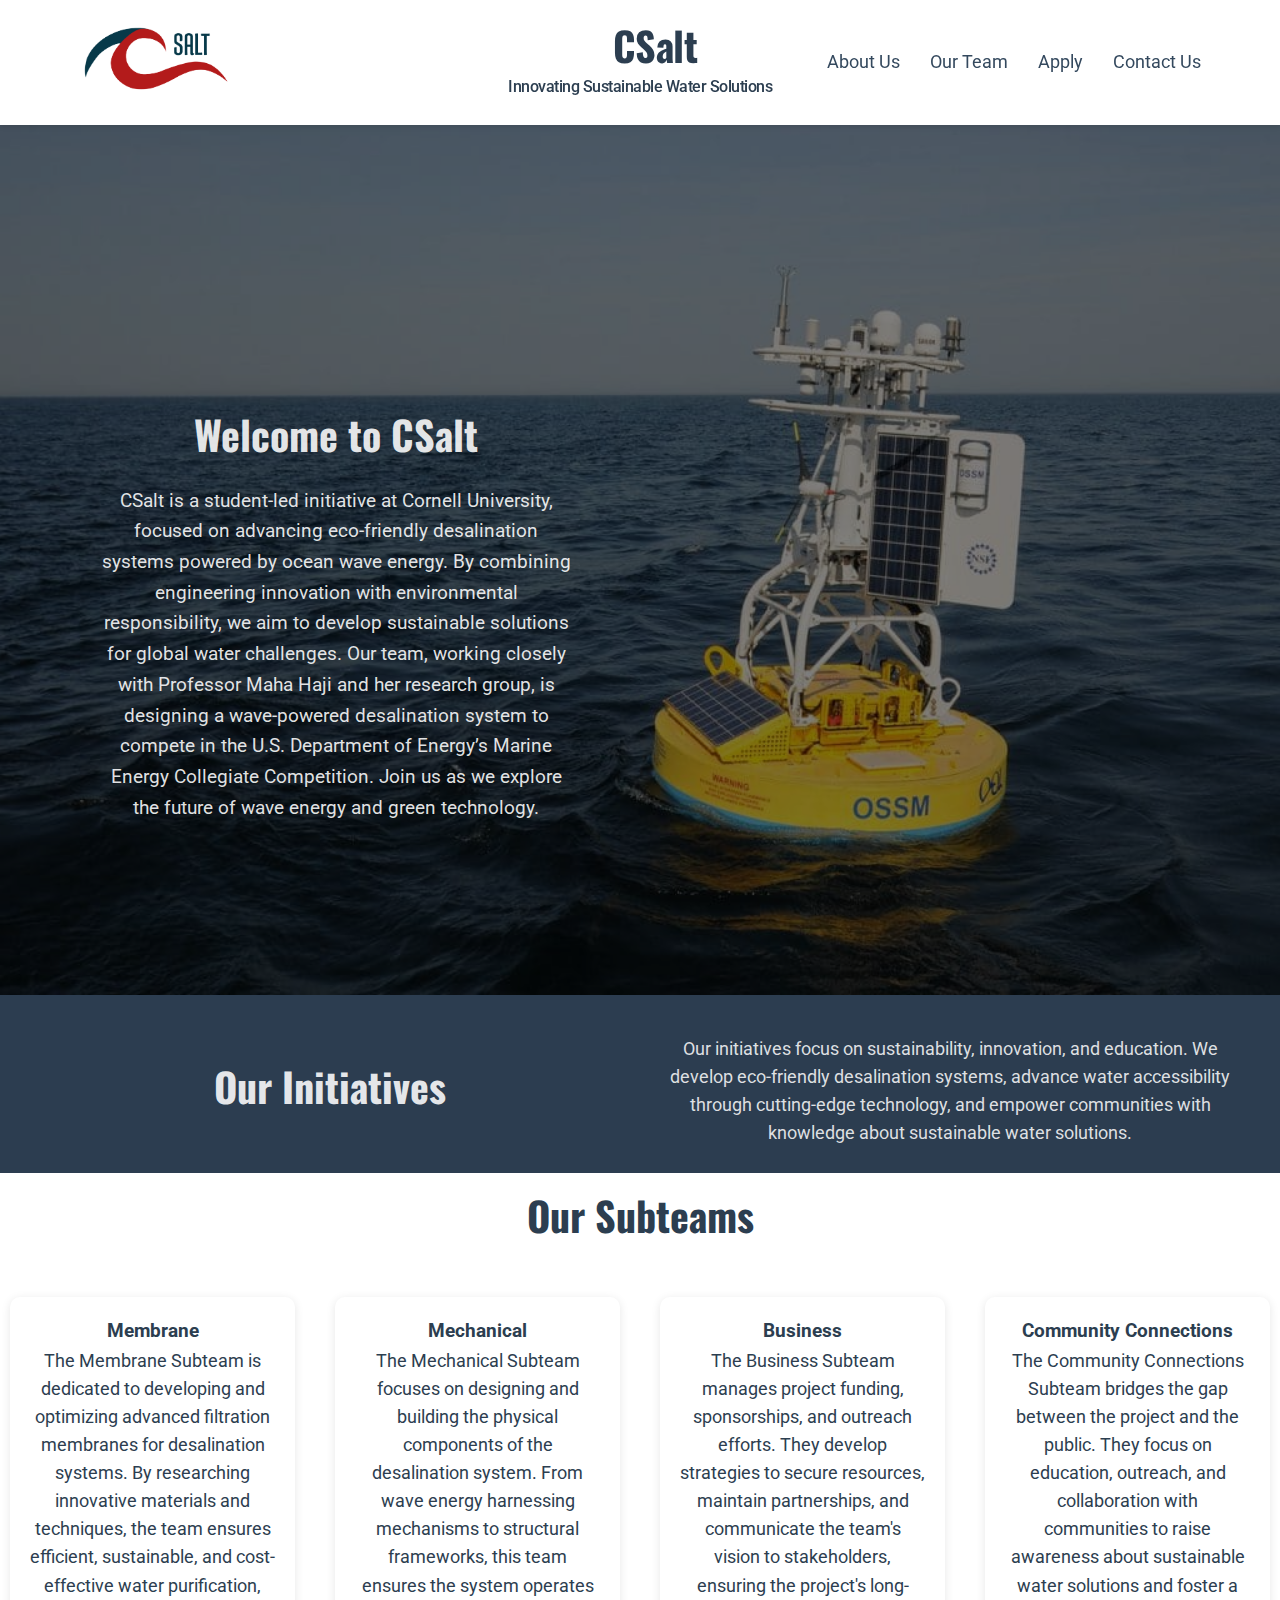
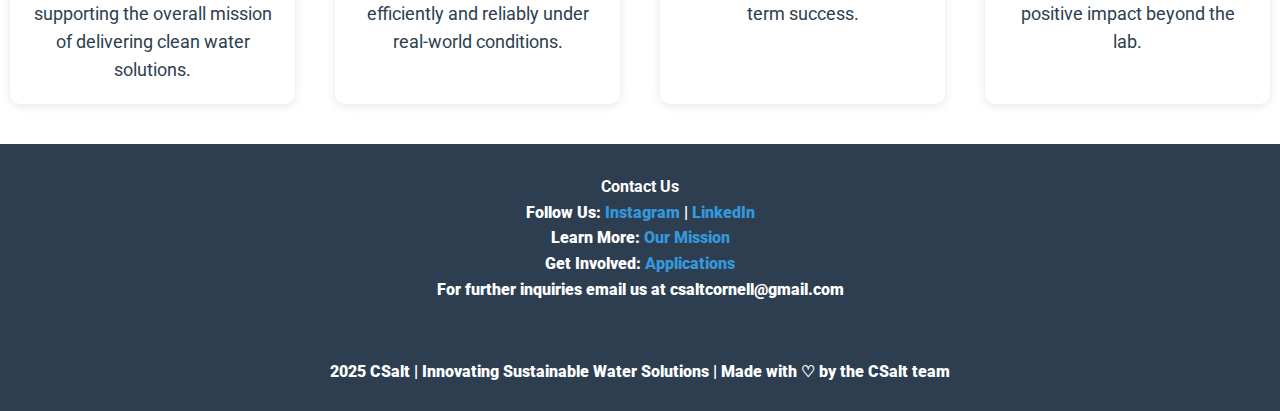
<file: index.html>
<!DOCTYPE html>
<html lang="en">
  <head>
    <meta charset="UTF-8" />
    <meta name="viewport" content="width=device-width, initial-scale=1.0" />
    <title>CSalt - Innovating Sustainable Water Solutions</title>
    <link rel="stylesheet" href="styles.css" />
  </head>

  <body>
    <header class="navbar header">
      <a href="index.html">
        <img src="images/csalt-logo.png" alt="CSalt Logo" />
      </a>
      <a href="index.html" class="navbar-title">CSalt</a>
      <span class="navbar-subtext">Innovating Sustainable Water Solutions</span>
      <nav>
        <a href="about.html">About Us</a>
        <a href="team.html">Our Team</a>

        <a href="apply.html">Apply</a>
        <a href="#contactSection">Contact Us</a>
      </nav>
    </header>

    <div class="main-content">
      <section class="section">
        <section class="section welcome-section">
          <div class="overlay"></div>
          <div class="content">
              <h2 class="section-title">Welcome to CSalt</h2>
              <p>
                  CSalt is a student-led initiative at Cornell University, focused on
                  advancing eco-friendly desalination systems powered by ocean wave
                  energy. By combining engineering innovation with environmental
                  responsibility, we aim to develop sustainable solutions for global
                  water challenges. Our team, working closely with Professor Maha Haji
                  and her research group, is designing a wave-powered desalination
                  system to compete in the U.S. Department of Energy’s Marine Energy
                  Collegiate Competition. Join us as we explore the future of wave
                  energy and green technology.
              </p>
          </div>
      </section>

      <section class="section initiatives-section unique-initiatives">
        <div class="initiatives-container">
            <div class="initiatives-header">
                <h2 class="section-title">Our Initiatives</h2>
            </div>
            <div class="initiatives-text">
                <p>
                    Our initiatives focus on sustainability, innovation, and education. We develop eco-friendly desalination systems, advance water accessibility through cutting-edge technology, and empower communities with knowledge about sustainable water solutions.
                </p>
            </div>
        </div>
    </section>
        <!-- Subteams Section -->
        <section class="subteams-section">
          <h2 class="section-title">Our Subteams</h2>
          <div class="subteams-container">
            <div class="subteam">
              <h3>Membrane</h3>
              <p>
                The Membrane Subteam is dedicated to developing and optimizing advanced filtration membranes for desalination systems. By researching innovative materials and techniques, the team ensures efficient, sustainable, and cost-effective water purification, supporting the overall mission of delivering clean water solutions.







              </p>
            </div>
            <div class="subteam">
              <h3>Mechanical</h3>
              <p>
                The Mechanical Subteam focuses on designing and building the physical components of the desalination system. From wave energy harnessing mechanisms to structural frameworks, this team ensures the system operates efficiently and reliably under real-world conditions.

              </p>
            </div>
            <div class="subteam">
              <h3>Business</h3>
              <p>
                The Business Subteam manages project funding, sponsorships, and outreach efforts. They develop strategies to secure resources, maintain partnerships, and communicate the team's vision to stakeholders, ensuring the project's long-term success.

              </p>
            </div>
            <div class="subteam">
              <h3>Community Connections</h3>
              <p>
                The Community Connections Subteam bridges the gap between the project and the public. They focus on education, outreach, and collaboration with communities to raise awareness about sustainable water solutions and foster a positive impact beyond the lab.







              </p>
            </div>
          </div>
        </section>
      </section>

     <!-- Contact Section -->
     <section class="contact">
      <div><strong>Contact Us<strong></div>
      <div>
        Follow Us:
        <a
          href="https://www.instagram.com/cornellcsalt?utm_source=ig_web_button_share_sheet&igsh=ZDNlZDc0MzIxNw==" 
          >Instagram</a
        >
        |
        <a href="https://www.linkedin.com/company/csaltcornell/">LinkedIn</a>
      </div>
      <div>Learn More: <a href="about.html">Our Mission</a></div>
      <div>Get Involved: <a href="apply.html">Applications</a></div>
      <div>For further inquiries email us at csaltcornell@gmail.com</div>

    </section>

    <footer class="footer" id="contactSection">
      <p>
        2025 CSalt | Innovating Sustainable Water Solutions | Made with ♡
        by the CSalt team
  
      </p>
    </footer>
    <script src="scripts.js"></script>

  </body>
</html>
</file>
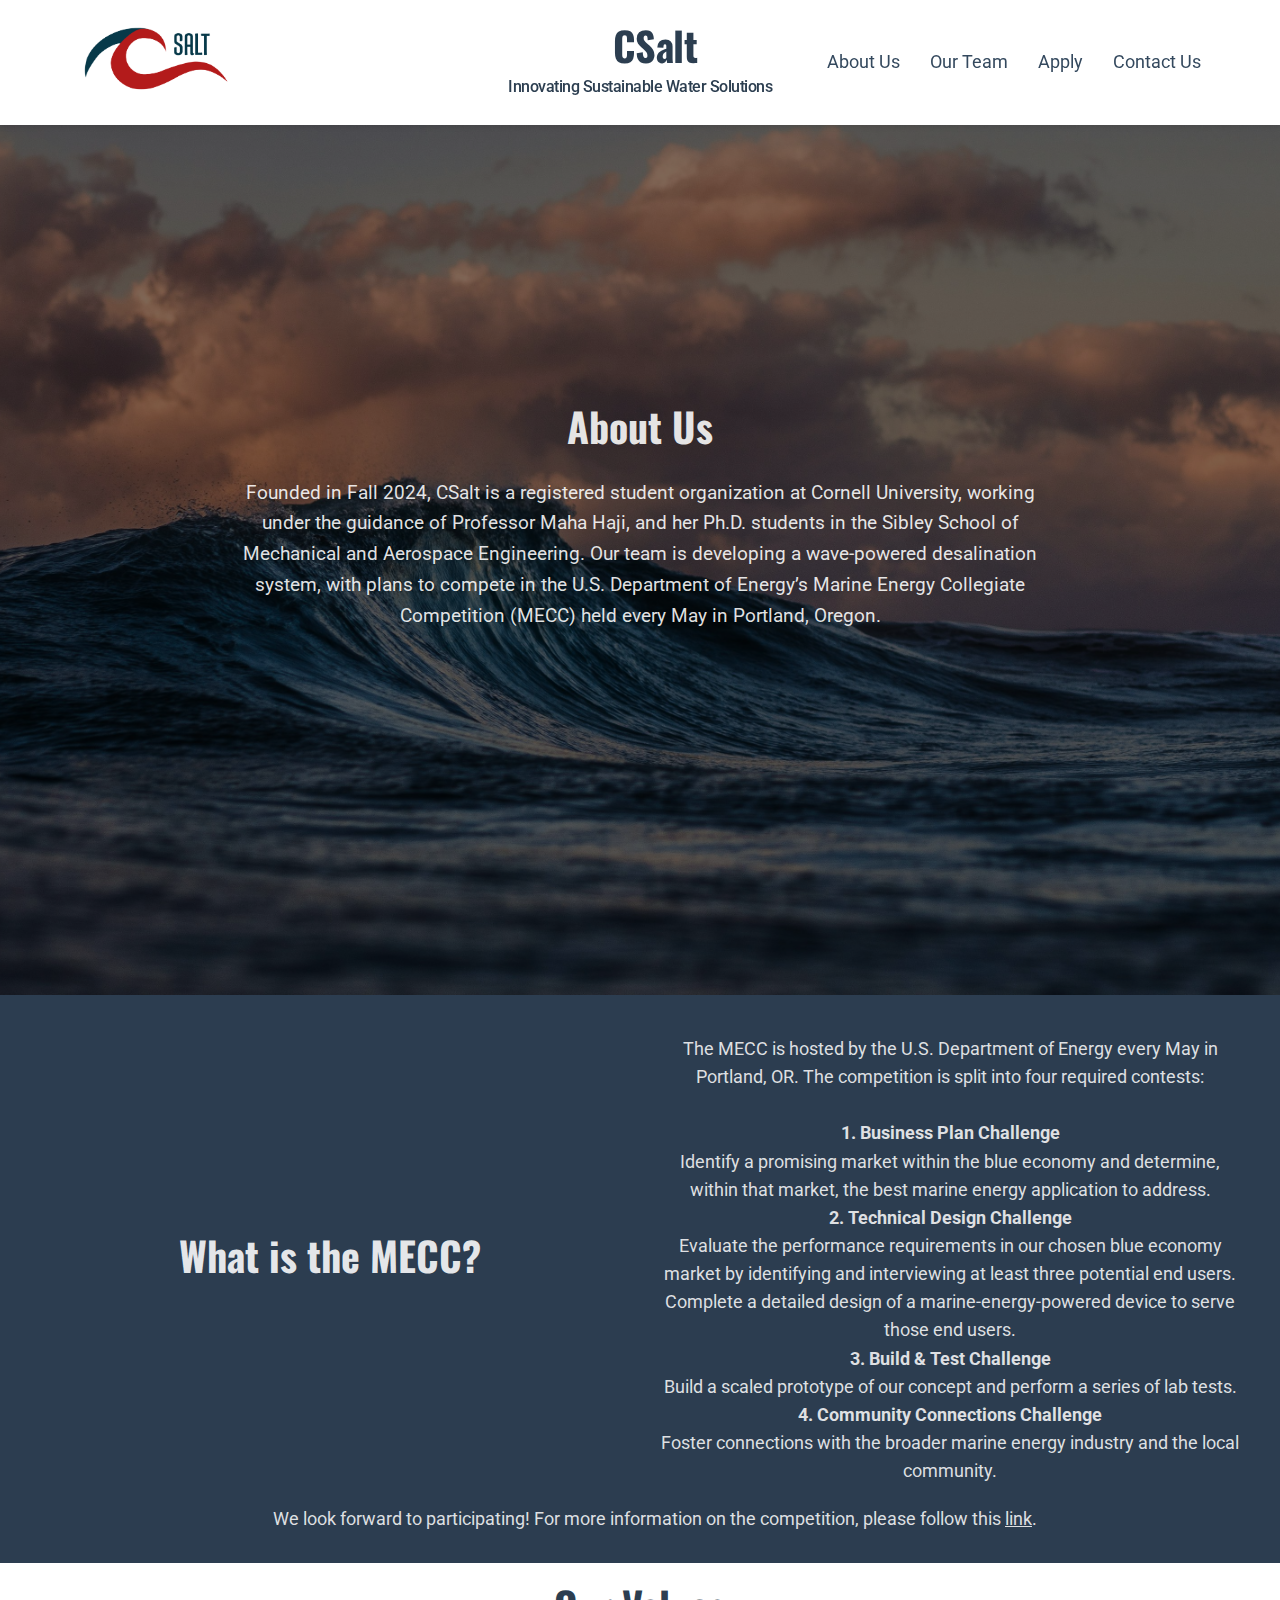
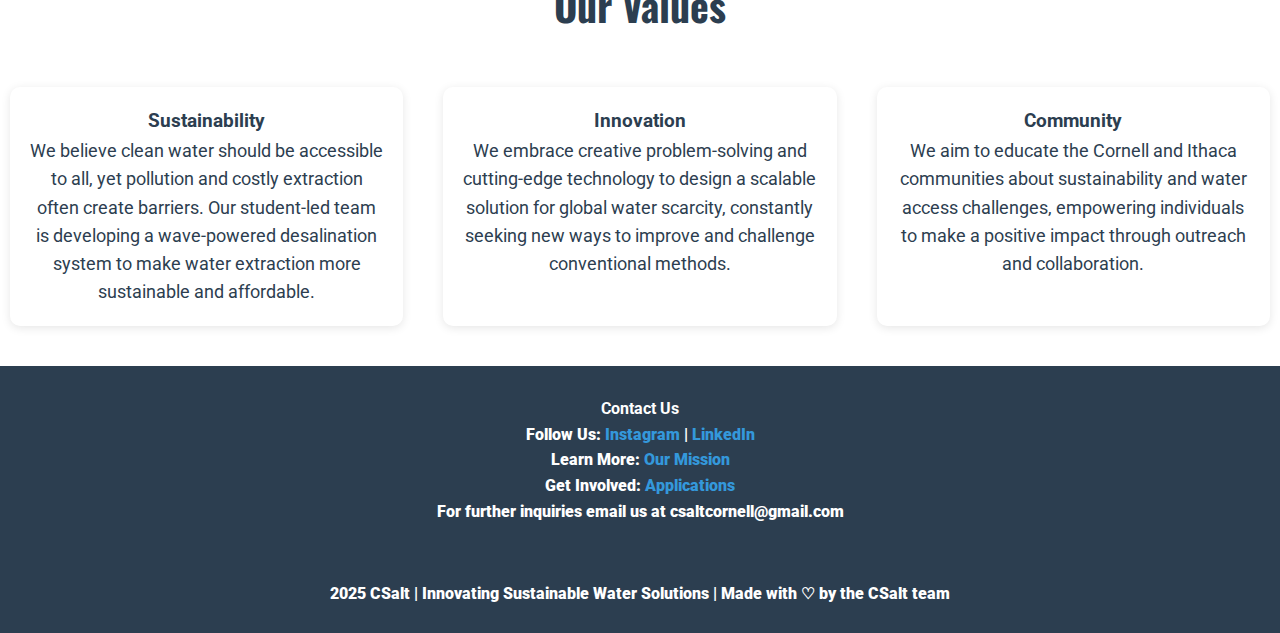
<file: about.html>
<!DOCTYPE html>
<html lang="en">
  <head>
    <meta charset="UTF-8" />
    <meta name="viewport" content="width=device-width, initial-scale=1.0" />
    <title>About Us - CSalt</title>
    <link rel="stylesheet" href="styles.css" />
  </head>
  <body>
    <header class="navbar header">
      <a href="index.html">
        <img src="images/csalt-logo.png" alt="CSalt Logo" />
      </a>
      <a href="index.html" class="navbar-title">CSalt</a>
      <span class="navbar-subtext">Innovating Sustainable Water Solutions</span>
      <nav>
        <a href="about.html">About Us</a>
        <a href="team.html">Our Team</a>

        <a href="apply.html">Apply</a>
        <a href="#contactSection">Contact Us</a>
      </nav>
    </header>

    <div class="main-content">
      <section class="section">
        <section class="section welcome-section chicken">
          <div class="overlay"></div>
          <div class="content about-content">
              <h2 class="section-title">About Us</h2>
              <p>
                Founded in Fall 2024, CSalt is a registered student organization at Cornell University, working under the guidance of Professor Maha Haji, and her Ph.D. students in the Sibley School of Mechanical and Aerospace Engineering. Our team is developing a wave-powered desalination system, with plans to compete in the U.S. Department of Energy’s Marine Energy Collegiate Competition (MECC) held every May in Portland, Oregon.

              </p>
          </div>
      </section>

   
      <section class="section initiatives-section unique-initiatives">
        <div class="initiatives-container">
            <div class="initiatives-header">
                <h2 class="section-title">What is the MECC?                </h2>
            </div>
            <div class="initiatives-text">
              
                <p>
                  The MECC is hosted by the U.S. Department of Energy every May in Portland, OR.
                  The competition is split into four required contests: <br>
                  <br>
                   <strong>1. Business Plan Challenge</strong> <br>Identify a promising market within the blue economy and determine, within that market, the best marine energy application to address. <br>
                   <strong>2. Technical Design Challenge</strong> <br>Evaluate the performance requirements in our chosen blue economy market by identifying and interviewing at least three potential end users. Complete a detailed design of a marine-energy-powered device to serve those end users. <br>
                   <strong>3. Build & Test Challenge</strong> <br>Build a scaled prototype of our concept and perform a series of lab tests. <br>
                   <strong>4. Community Connections Challenge</strong> <br>Foster connections with the broader marine energy industry and the local community. <br>
                
                </p>
            </div>
    

        </div>
        <div class="fart-text">

          <p1>We look forward to participating! For more information on the competition, please follow this  <a
            href="https://americanmadechallenges.org/challenges/marine-energy-collegiate-competition" style="color: #ffffffd7"
            >link</a
          >.</p1>
          </div>
    </section>


      <section class="subteams-section">
        <h2 class="section-title">Our Values</h2>
        <div class="subteams-container">
          <div class="subteam">
            <h3>Sustainability</h3>
            <p>
              We believe clean water should be accessible to all, yet pollution and costly extraction often create barriers. Our student-led team is developing a wave-powered desalination system to make water extraction more sustainable and affordable.

            </p>
          </div>
          <div class="subteam">
            <h3>Innovation</h3>
            <p>
              We embrace creative problem-solving and cutting-edge technology to design a scalable solution for global water scarcity, constantly seeking new ways to improve and challenge conventional methods.
            </p>
          </div>
          <div class="subteam">
            <h3>Community</h3>
            <p>
              We aim to educate the Cornell and Ithaca communities about sustainability and water access challenges, empowering individuals to make a positive impact through outreach and collaboration.

            </p>
          </div>
        </div>
      </section>
    </section>
    </div>

    <!-- Contact Section -->
    <section class="contact">
      <div><strong>Contact Us<strong></div>
      <div>
        Follow Us:
        <a
          href="https://www.instagram.com/cornellcsalt?utm_source=ig_web_button_share_sheet&igsh=ZDNlZDc0MzIxNw=="
          >Instagram</a
        >
        |
        <a href="https://www.linkedin.com/company/csaltcornell/">LinkedIn</a>
      </div>
      <div>Learn More: <a href="about.html">Our Mission</a></div>
      <div>Get Involved: <a href="apply.html">Applications</a></div>
      <div>For further inquiries email us at csaltcornell@gmail.com</div>

    </section>

    <footer class="footer" id="contactSection">
      <p>
        2025 CSalt | Innovating Sustainable Water Solutions | Made with ♡
        by the CSalt team  
      </p>
    </footer>
    <script src="scripts.js"></script>

  </body>
</html>
</file>
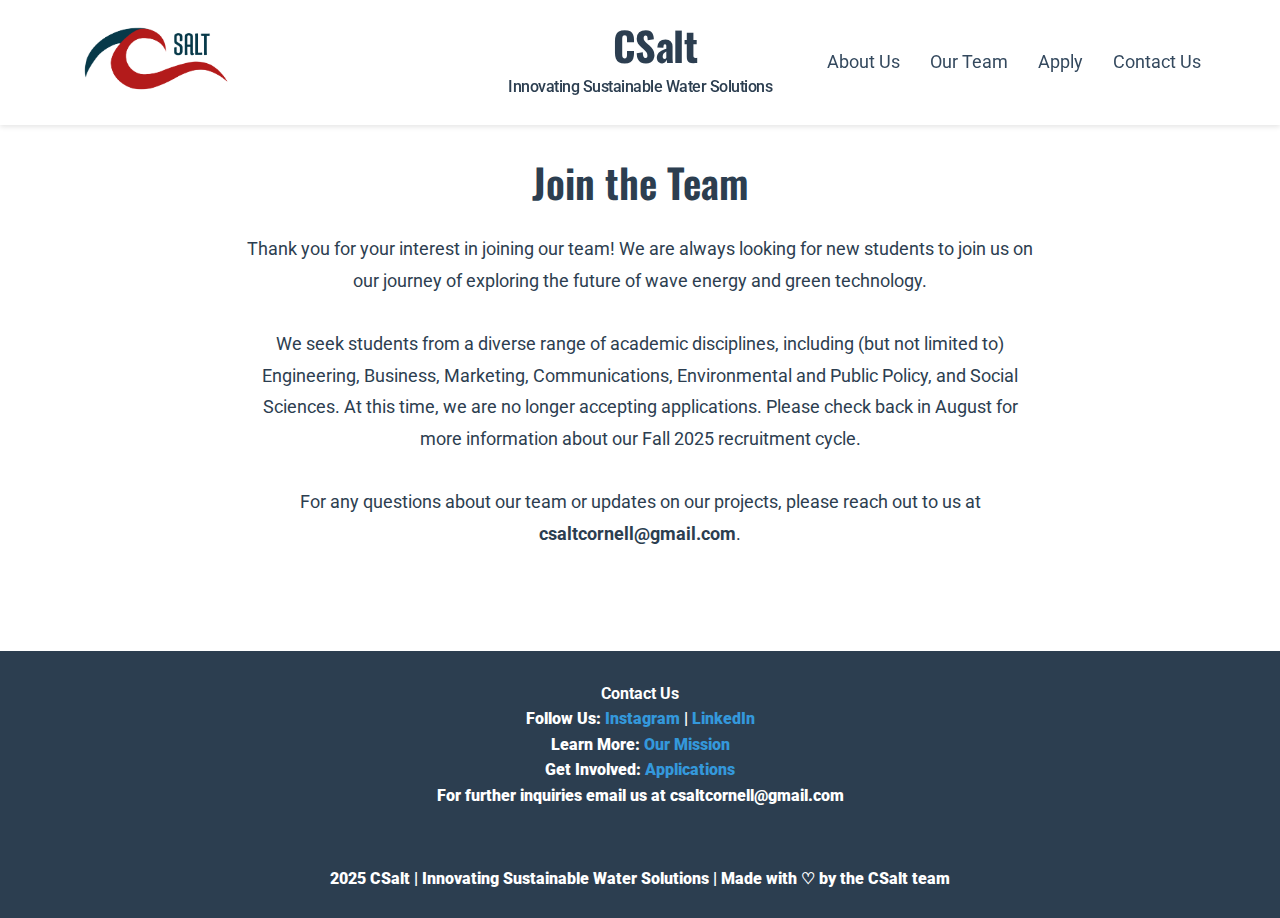
<file: apply.html>
<!DOCTYPE html>
<html lang="en">
  <head>
    <meta charset="UTF-8" />
    <meta name="viewport" content="width=device-width, initial-scale=1.0" />
    <title>Our Team - CSalt</title>
    <link rel="stylesheet" href="styles.css" />
  </head>
  <body>
  
    <header class="navbar header">
      <a href="index.html">
        <img src="images/csalt-logo.png" alt="CSalt Logo" />
      </a>
      <a href="index.html" class="navbar-title">CSalt</a>
      <span class="navbar-subtext">Innovating Sustainable Water Solutions</span>
      <nav>
        <a href="about.html">About Us</a>
        <a href="team.html">Our Team</a>

        <a href="apply.html">Apply</a>
        <a href="#contactSection">Contact Us</a>
      </nav>
    </header>


    <section class="section apply-section">
      <div class="content">
        <h2 class="section-title">Join the Team</h2>
        <p>
          Thank you for your interest in joining our team! We are always looking 
          for new students to join us on our journey of exploring the future of 
          wave energy and green technology.
    
          <br><br>
          We seek students from a diverse range of academic disciplines, including 
          (but not limited to) Engineering, Business, Marketing, Communications, 
          Environmental and Public Policy, and Social Sciences. At this time, we are no longer accepting applications. Please check back in August for more information about our Fall 2025 recruitment cycle.
<!--     
        <h4>Application Timeline</h4>
        <div class="timeline-container">
          <img src="images/timeline.PNG" alt="Application Timeline" />
        </div> -->


          <br><br>
          For any questions about our team or updates on our projects, please 
          reach out to us at <strong>csaltcornell@gmail.com</strong>.
        </p>
      </div>
    </section>


 <!-- Contact Section -->
 <section class="contact">
    <div><strong>Contact Us<strong></div>
    <div>
      Follow Us:
      <a
        href="https://www.instagram.com/cornellcsalt?utm_source=ig_web_button_share_sheet&igsh=ZDNlZDc0MzIxNw=="
        >Instagram</a
      >
      |
      <a href="https://www.linkedin.com/company/csaltcornell/">LinkedIn</a>
    </div>
    <div>Learn More: <a href="about.html">Our Mission</a></div>
    <div>Get Involved: <a href="apply.html">Applications</a></div>
    <div>For further inquiries email us at csaltcornell@gmail.com</div>

  </section>

  <footer class="footer" id="contactSection">
    <p>
      2025 CSalt | Innovating Sustainable Water Solutions | Made with ♡
      by the CSalt team
    </p>
  </footer>
  <script src="scripts.js"></script>

</body>
</html>
</file>
<file: styles.css>
@import url('https://fonts.googleapis.com/css2?family=Oswald:wght@400;700&family=Roboto:wght@400;500&display=swap');


:root {
    --primary-color: #2C3E50;
    --secondary-color: #ffffff;
    --accent-color: #3498DB;
    --text-primary: #2C3E50;
    --text-secondary: #34495E;
    --white: #FFFFFF;
    --background-wave: #ffffff;
}

.initiatives-section .section-title {
    color: #ffffffe3 !important;
}



* {
    box-sizing: border-box;
    margin: 0;
    padding: 0;
}

body,
html {
    font-family: 'Roboto', sans-serif;
    line-height: 1.6;
    background-color: var(--secondary-color);
    color: var(--text-primary);
    scroll-behavior: smooth;
}

.main-content p {
    font-family: 'Roboto', sans-serif;
    color: #ffffffda;
    line-height: 1.8;
    font-size: 1.1rem;
    max-width: 800px;
    margin: 0 auto;
}

.footer p {
    font-family: 'Roboto', sans-serif;
    color: var(--white);
    line-height: normal;
    font-size: 1rem;
    max-width: none;
    margin: 0;
}

.navbar {
    background-color: var(--white);
    box-shadow: 0 2px 10px rgba(0, 0, 0, 0.05);
    padding: 20px 5%;
    position: fixed;
    width: 100%;
    top: 0;
    z-index: 1000;
    height: 125px;
    display: flex;
    justify-content: space-between;
    align-items: center;
    transition: all 0.7s ease;
}

.header {
    position: fixed; 
    top: 0;
    width: 100%;
    z-index: 1000;
    background-color: white; 
    box-shadow: 0 2px 5px rgba(0, 0, 0, 0.1); 
    transition: top 0.7s ease; 
}

.navbar img {
    height: 80px;
}

.navbar .navbar-title {
    font-family: 'Oswald', sans-serif;
    font-size: 2.5rem;
    color: var(--primary-color);
    font-weight: 700;
    letter-spacing: -0.5px;
    position: absolute;
    left: 50%;
    top: 10%;
    transform: translateX(-50%);
}

.navbar .navbar-subtext {
    font-family: 'Roboto', sans-serif;
    font-size: 1rem;
    color: var(--primary-color);
    font-weight: 500;
    letter-spacing: -0.5px;
    position: absolute;
    left: 50%;
    bottom: 20%;
    transform: translateX(-50%);
}

.navbar nav {
    display: flex;
    align-items: center;
}

.navbar a {
    color: var(--text-secondary);
    margin: 0 15px;
    text-decoration: none;
    font-size: 1.1rem;
    font-weight: 400;
    transition: color 0.3s ease;
}

.navbar a:hover {
    color: var(--accent-color);
}

.main-content {
    padding-top: 55px;
}
.welcome-section {
    position: relative;
    background-image: url('images/buoy.jpg'); 
    background-size: cover; 
    background-position: center -130px; 
    background-repeat: no-repeat;
    height: 100vh; 
    display: flex;
    align-items: center;
    padding: 0 50px;
    color: white; 
    overflow: hidden;
}

.chicken {
    display: flex;              
  align-items: center;       
  justify-content: center;    
  height: 100vh;              
  padding: 0 50px;
  position: relative;
  background-image: url('images/calmwave.jpg');
  background-size: cover;
  background-position: center -130px;
  background-repeat: no-repeat;
  color: white;
  overflow: hidden;
}

.welcome-section .overlay {
    position: absolute;
    top: 0;
    left: 0;
    width: 100%;
    height: 100%;
    background-color: rgba(0, 0, 0, 0.5); 
    z-index: 1;
}

.welcome-section .content {
    position: relative;
    z-index: 2; 
    max-width: 40%; 
    text-align: center; 
    margin-left: 50px; 
}


.welcome-section .about-content {
    position: relative;
    z-index: 2; 
    max-width: 90%; 
    text-align: center; 
    top: -100px;
    margin-left: 0px; 

}

.welcome-section .section-title {
    font-size: 2.5rem;
    margin-bottom: 20px;
    font-weight: bold;
    color: rgba(255, 255, 255, 0.874); 
}

.welcome-section p {
    font-size: 1.2rem;
    line-height: 1.6;
    color: rgba(255, 255, 255, 0.874); 
}
.welcome-section h2 {
    margin-top: 100px; 
    margin-bottom: 0px;
}

.section,
.welcome-section {
    text-align: center;
    border-radius: 0;
    box-shadow: 0 4px 15px rgb(255, 255, 255);
}




.initiatives-section {
    background-color:#2c3d50; 
    color: white;
    padding: 40px 20px;
}

.initiatives-container {
    display: flex;
    align-items: center; 
    justify-content: space-between; 
    max-width: 1200px; 
    margin: 0 auto; 
}
.poopy-butt {
    display: flex;
    align-items: center; 
    justify-content: space-between; 
    max-width: 1200px; 
    margin: 0 auto; 
}

.initiatives-header {
    flex: 1; 
    text-align: left;
    padding-right: 20px; 
}

.initiatives-header .section-title {
    font-size: 2.5rem;
    font-weight: bold;
    margin-bottom: 0;
}

.initiatives-text {
    flex: 1; 
    text-align: center;
}
.fart-text {
    flex: 1; 
    text-align: center;
    margin-left: 30px;
    padding-bottom: 25px;
    
}

.initiatives-text p {
    font-size: 1.2rem;
    line-height: 1.6;
    margin: 0;
}



.unique-initiatives .initiatives-text p{
    color:#ffffffd7;
    margin-top: -20px;
}
.section,
.welcome-section,
.initiatives-section,
.subteams-section {
    padding-top: 40px;
    padding-bottom: 5px;
    text-align: center;
    border-radius: 0px;
    box-shadow: 0 4px 15px rgba(255, 255, 255, 0);
    margin: 0px 0; 
}

.initiatives-section .section-title,
.subteams-section .section-title {
    color: var(--primary-color); 
    font-size: 2.5rem;
    font-weight: bold;
}

.initiatives-section p,
.subteams-section p {
    color: var(--primary-color); 

    font-size: 1.1rem;
    line-height: 1.6;
}

.initiatives-section p1,
.subteams-section p1 {
    color: #ffffffd7;
    font-size: 1.1rem;
    line-height: 1.6;
}



.welcome-section,
.initiatives-section,
.subteams-section {
    background-repeat: no-repeat;
    background-size: cover;
    background-position: center;
}

.section-title {
    font-family: 'Oswald', sans-serif;
    color: #ffffffda;
    font-size: 2.5rem;
    font-weight: 600;
    text-align: center; 
    margin-top: -30px; 

    margin-bottom: 20px;
}


.initiatives-container,
.subteams-container {
    display: flex;
    justify-content: center;
    gap: 20px;
    flex-wrap: wrap;
    padding-top: 20px; 
    padding-bottom: 20px;
}
.poopy-butt,
.subteams-container {
    display: flex;
    justify-content: center;
    gap: 20px;
    flex-wrap: wrap;
    padding-top: 20px; 
    padding-bottom: 20px;
}

.initiative,
.subteam {
    flex: 1; 
    min-width: 250px; 
    max-width: 400px;
    background-color: rgb(255, 255, 255); 
    border-radius: 10px;
    padding: 20px;
    margin: 10px; 
    box-shadow: 0 2px 10px rgba(0, 0, 0, 0.1); 
    text-align: center; 
    word-wrap: break-word; 
}

.initiative:hover,
.subteam:hover {
    transform: translateY(-10px);
    box-shadow: 0 10px 20px rgba(0, 0, 0, 0.2);
}



.initiatives-container {
    display: flex;
    justify-content: space-around;
    gap: 20px;
    flex-wrap: wrap;
    padding-top: 20px;  
}
.poopy-butt {
    display: flex;
    justify-content: space-around;
    gap: 10px;
    flex-wrap: wrap;
    padding-top: 80px;  
}

.initiative {
    flex: 1;  
    min-width: 250px;  
    max-width: 400px;  
    padding: 20px;  
    background-color: var(--white);  
    border-radius: 10px; 
    box-shadow: 0 2px 10px rgba(0, 0, 0, 0.1);  
}

.contact,
.footer {
    background-color: var(--primary-color);
    color: var(--white);
    padding: 30px 20px;
    text-align: center;
    width: 100%;
    box-sizing: border-box;
}

.contact a,
.footer a {
    color: var(--accent-color);
    text-decoration: none;
    transition: color 0.3s ease;
}

.contact a:hover,
.footer a:hover {
    color: var(--white);
    text-decoration: underline;
}


.team-container:first-of-type {
    text-align: center;
  }
  

  
.group img {
    width: 50%; 
    border-radius: 10px;
  }



.team-container {
    background-color: var(--white);
    padding: 0px;  
    border-radius: 10px;  
    box-shadow: 0 4px 15px rgba(0, 0, 0, 0.0);  
    margin: 10px auto; 

    text-align: center;
}

.team-container .section-title {
    text-align: center; 
    margin-bottom: 20px;
    font-family: 'Oswald', sans-serif; 
    font-size: 2rem; 
    color: var(--primary-color);
}

.team-container .section-title {
    font-family: 'Oswald', sans-serif;
    color: var(--primary-color);
    font-size: 2.5rem;
    font-weight: 600;
    padding: 20px;
    text-align: center; 
    margin-top: -20px; 

    margin-bottom: 0px;
}


.team-members {
    display: flex;
    justify-content: space-around;
    gap: 20px;
    flex-wrap: wrap;
    padding-top: 20px;  
}

.team-member {
    flex: 1 1 calc(33.333% - 40px); 
    min-width: 250px;  
    max-width: 400px; 
    padding: 20px;  
    background-color: transparent;  
    border-radius: 10px;
}


.team-member img {
    width: 100%;
    max-width: 250px; 
    height: auto; 
    border-radius: 15%; 
    margin-bottom: 10px; 
}

.team-member h3,
.team-member p {
    font-size: 0.9rem; 
    margin: 5px 0; 
}


.our-team-section {
    position: relative;
    background-image: url('team/team-photo.JPG');
    background-size: cover; 
    background-position: center;
    background-repeat: no-repeat; 
    height: 100vh;
    display: flex;
    justify-content: flex-start; 
    align-items: flex-end;
    padding: 40px; 
    color: #ffffffda;
    overflow: hidden;
    margin-top: 120px;
}

.our-team-section .overlay {
    position: absolute;
    top: 0;
    left: 0;
    width: 100%;
    height: 100%;
    background-color: rgba(0, 0, 0, 0.5);
    z-index: 1;
}

.our-team-section .content {
    position: relative;
    z-index: 2;
    max-width: 600px; 
    text-align: center; 
}

.our-team-section .section-title {
    font-size: 2.5rem;
    margin-bottom: 20px;
    font-weight: bold;
    margin-top: -370px;
}
.centered-team .content {
    max-width: 2000px;
    margin: 0 auto;
    text-align: center;
    position: relative;
}

.centered-team .content h2 {
    position: relative; 
    margin-bottom: 0; 
}

.centered-team .content p {
    position: absolute; 
    top: 250px; 
    left: 50%; 
    transform: translateX(-50%); 
    max-width: 900px;
    width: 1400%;
    font-size: 1.2rem;
    line-height: 1.6;
    color: #ffffffda;

}

.centered-team .content poo {
    position: absolute; 
    top: 150px; 
    left: 50%; 
    transform: translateX(-50%); 
    max-width: 1200px;
    width: 1400%;
    font-size: 1.2rem;
    line-height: 1.6;
    color: #ffffffda;

}

.centered-team {
    display: flex;
    justify-content: center; 
    align-items: center; 
    height: 100vh; 
    text-align: center; 
}


.leadership-container {
    margin-top: 0; 
    padding-top: 0;
}

.leadership-container .section-title {
    margin-top: 0; 
}


.apply-section {
    background-color: #fff;
    color: #2C3E50;
    padding: 80px 20px;     
    text-align: center;
    display: flex;
    justify-content: center;
    align-items: center;
    margin-top: 100px;
  }
  
  .apply-section .content {
    max-width: 800px;
    margin: 0 auto;
  }
  
  .apply-section .section-title {
    font-family: 'Oswald', sans-serif;
    font-size: 2.5rem;
    color: #2C3E50;
    margin-bottom: 20px;
  }
  
  .apply-section p {
    font-size: 1.1rem;
    line-height: 1.8;
    margin-bottom: 20px;
  }
  
  .apply-section h3 {
    margin-top: 30px;
    font-size: 1.4rem;
  }

  .apply-section .timeline-container {
    margin: 40px auto; 
    text-align: center; 
  }
  
  .apply-section .timeline-container img {
    max-width: 100%;         
    height: auto;             
    border: 2px solid #2C3E50; 
    border-radius: 8px;       
    box-shadow: 0 4px 15px rgba(0, 0, 0, 0.1); 
  }



@media screen and (max-width: 768px) {
    .navbar {
        flex-direction: column;
        text-align: center;
        padding: 15px;
        height: auto;
    }

    .navbar .navbar-title,
    .navbar .navbar-subtext {
        position: static;
        transform: none;
        margin: 0;
    }

    .navbar .navbar-title {
        font-size: 1.8rem;
        font-weight: 700;
        margin-top: 10px;
    }

    .navbar .navbar-subtext {
        font-size: 1rem;
        font-weight: 500;
        margin-bottom: 10px;
    }

    .navbar img {
        height: 50px; 
        margin-bottom: 10px;
    }

    .navbar nav {
        display: flex;
        flex-direction: column;
        gap: 10px; 
    }

    .navbar a {
        font-size: 1rem; 
    }

    .main-content {
        padding-top: 180px; 
        
    }

    .welcome-section {
        height: auto; 
        padding: 20px;
        background-position: center; 
    }

    .welcome-section .content {
        margin: 0 auto;
        padding: 20px;
        max-width: 90%; 
    }

    .welcome-section .content p {
        font-size: 1rem;
        line-height: 1.4;
    }

    .section,
    .main-content {
        padding: 20px 10px;
    }

    .section-title {
        font-size: 2rem;
        margin-bottom: 15px;
    }

    .team-members {
        flex-direction: column;
        align-items: center;
    }

    .team-member {
        width: 90%;
        margin-bottom: 20px;
    }

    .team-member img {
        max-width: 150px;
        height: auto;
    }

    .team-member h3 {
        font-size: 1rem;
    }

    .subteams-container {
        flex-direction: column;
        align-items: center;
    }

    .subteam {
        width: 90%;
        margin: 10px 0;
    }

    .initiatives-container {
        flex-direction: column;
        align-items: center;
    }

    .initiatives-header,
    .initiatives-text {
        text-align: center;
        padding: 0;
        margin: 10px 0;
    }

    .contact {
        display: flex;
        flex-direction: column;
        gap: 10px;
        padding: 20px 10px;
    }
}

@media screen and (max-width: 480px) {
    .navbar .navbar-title {
        font-size: 1.4rem;
    }

    .navbar .navbar-subtext {
        font-size: 0.9rem;
    }

    .welcome-section .content p {
        font-size: 0.9rem;
        line-height: 1.4;
    }

    .section-title {
        font-size: 1.6rem;
    }

    .team-member img {
        max-width: 120px;
    }

    .main-content {
        padding-top: 200px; 
    }
}

  @media screen and (max-width: 768px) {
    .navbar {
      flex-direction: column;
      align-items: center;
      height: auto; 
      padding: 10px;
      position: fixed; 
      top: 0;
      width: 100%;
    }
  
    .navbar .navbar-title {
      position: static;
      transform: none;
      margin: 0;
      font-size: 1.8rem;
    }
    .navbar .navbar-subtext {
      position: static;
      transform: none;
      margin-top: 5px;
      font-size: 1rem;
    }
  
    .navbar nav {
      margin-top: 10px; 
      display: flex;
      flex-direction: column;
      gap: 5px;
    }
  
    .main-content {
      margin-top: 90px !important; 
    }
  }

  

  @media (max-width: 768px) {
  .our-team-section.centered-team {
    position: relative !important; 
    height: auto !important;   
    margin-top: 300px !important;
    display: block;
    align-items: flex-start;
    padding-top: 20px;
  }

  .our-team-section.centered-team .overlay {
    z-index: 1 !important;
    position: absolute; 
    top: 0; 
    left: 0; 
    width: 100%; 
    height: 100%;
  }

  .our-team-section.centered-team .content {
    position: relative !important; 
    z-index: 2 !important;    
    margin: 0 auto;
    max-width: 90%;  
    text-align: center;
    transform: none; 
    top: auto; 
    left: auto;
  }

  .centered-team .content h2,
  .centered-team .content p,
  .centered-team .content h3 {
    position: static !important;
    top: auto !important;
    left: auto !important;
    transform: none !important;
    width: auto;
    max-width: 100%; 
    margin: 0 auto 1rem; 
    overflow-wrap: break-word;
  }

  .centered-team .content p {
    font-size: 1rem;
    line-height: 1.4;
    color: #ffffff; 
  }
}
@media (max-width: 768px) {
    .apply-section {
      margin-top: 350px !important;
    }
  }
</file>
